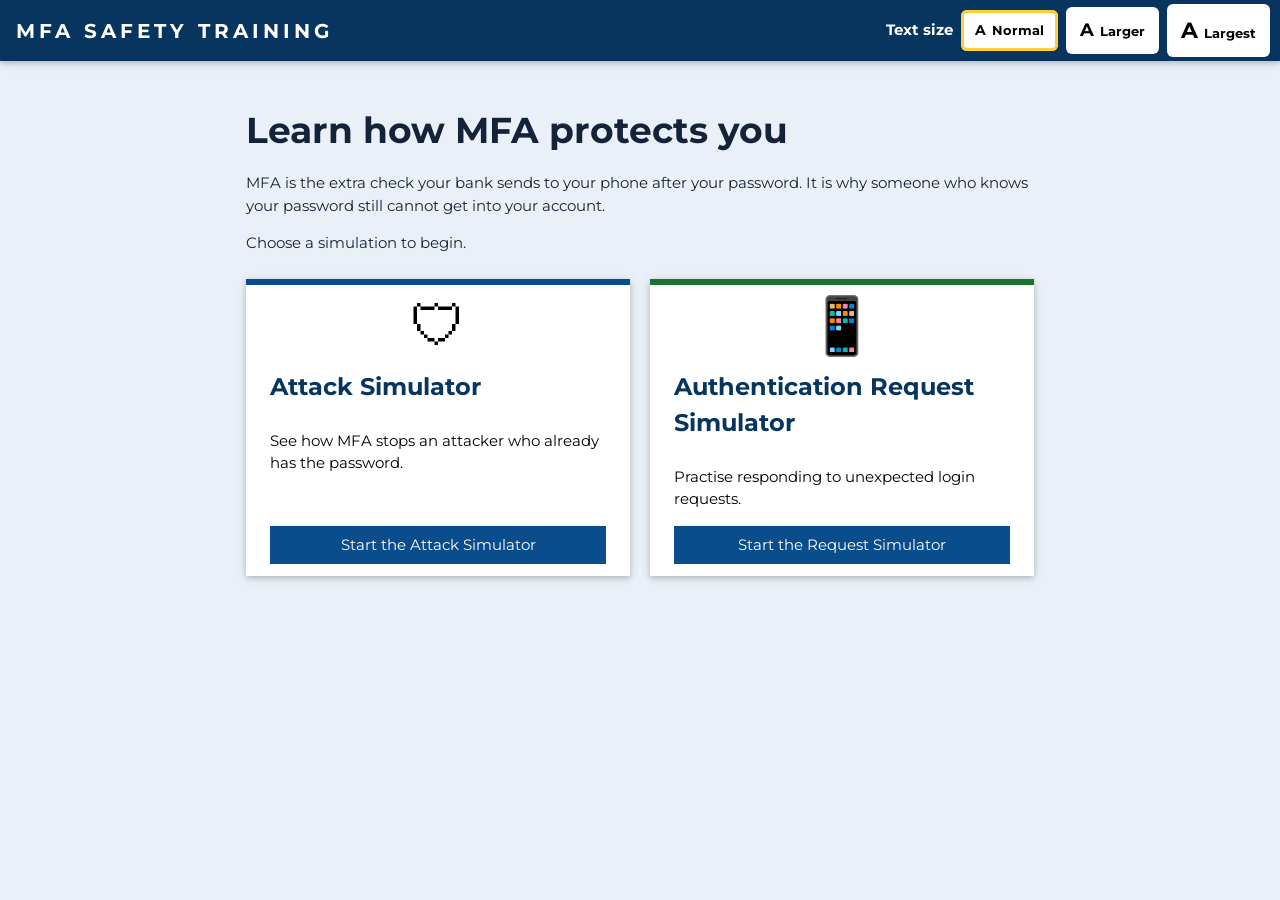
<file: index.html>
<!DOCTYPE html>
<html lang="en">
  <head>
    <meta charset="UTF-8">
    <meta name="viewport" content="width=device-width, initial-scale=1.0">
    <title>MFA Safety Training</title>
    <link rel="stylesheet" href="w3.css">
    <link rel="stylesheet" href="base.css">
    <meta name="description" content="Two hands-on simulators that show how multi-factor authentication stops someone who already has your password.">
    <script src="accessibility.js"></script>
  </head>
  <body>
    <a class="skip-link" href="#main">Skip to the simulators</a>

    <header class="w3-bar w3-black w3-card">
      <span class="w3-bar-item w3-wide"><b>MFA SAFETY TRAINING</b></span>

      <div class="w3-bar-item w3-right text-size" data-text-size></div>
    </header>

    <main id="main" class="w3-content w3-container w3-padding-32" style="max-width:820px">
      <h1><b>Learn how MFA protects you</b></h1>

      <p>
        MFA is the extra check your bank sends to your phone after your password. It is why
        someone who knows your password still cannot get into your account.
      </p>

      <p>Choose a simulation to begin.</p>

      <div class="sim-cards">
        <div class="sim-card w3-card w3-white w3-padding-large">
          <p class="sim-icon" aria-hidden="true">&#128737;</p>

          <h3><b>Attack Simulator</b></h3>
          <p>See how MFA stops an attacker who already has the password.</p>

          <a class="w3-button w3-black w3-block" href="attack-info.html">
            Start the Attack Simulator
          </a>
        </div>

        <div class="sim-card w3-card w3-white w3-padding-large">
          <p class="sim-icon" aria-hidden="true">&#128241;</p>

          <h3><b>Authentication Request Simulator</b></h3>
          <p>Practise responding to unexpected login requests.</p>

          <a class="w3-button w3-black w3-block" href="mfa-info.html">
            Start the Request Simulator
          </a>
        </div>
      </div>

    </main>

  </body>
</html>
</file>
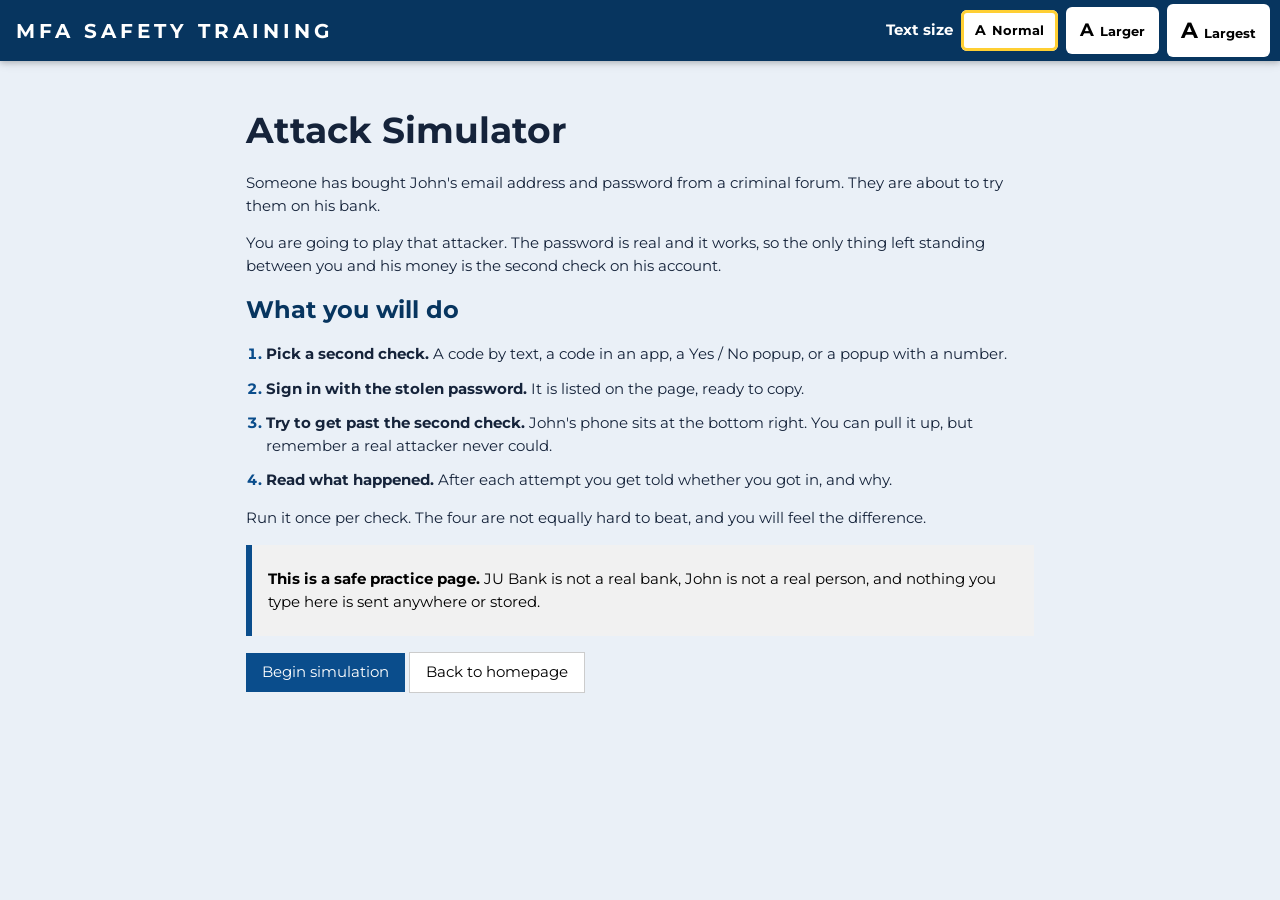
<file: attack-info.html>
<!DOCTYPE html>
<html lang="en">
  <head>
    <meta charset="UTF-8">
    <meta name="viewport" content="width=device-width, initial-scale=1.0">
    <title>Attack Simulator; before you start</title>
    <link rel="stylesheet" href="w3.css">
    <link rel="stylesheet" href="base.css">
    <meta name="description" content="Before you start: you play the attacker with a stolen password and meet the second check.">
    <script src="accessibility.js"></script>
  </head>
  <body>
    <a class="skip-link" href="#main">Skip to the briefing</a>

    <header class="w3-bar w3-black w3-card">
      <span class="w3-bar-item w3-wide"><b>MFA SAFETY TRAINING</b></span>

      <div class="w3-bar-item w3-right text-size" data-text-size></div>
    </header>

    <main id="main" class="w3-content w3-container w3-padding-32" style="max-width:820px">
      <h1><b>Attack Simulator</b></h1>

      <p>
        Someone has bought John's email address and password from a criminal forum. They are
        about to try them on his bank.
      </p>

      <p>
        You are going to play that attacker. The password is real and it works, so the only
        thing left standing between you and his money is the second check on his account.
      </p>

      <h3><b>What you will do</b></h3>

      <ol class="tutorial-steps">
        <li>
          <b>Pick a second check.</b>
          A code by text, a code in an app, a Yes / No popup, or a popup with a number.
        </li>
        <li>
          <b>Sign in with the stolen password.</b>
          It is listed on the page, ready to copy.
        </li>
        <li>
          <b>Try to get past the second check.</b>
          John's phone sits at the bottom right. You can pull it up, but remember a real
          attacker never could.
        </li>
        <li>
          <b>Read what happened.</b>
          After each attempt you get told whether you got in, and why.
        </li>
      </ol>

      <p>Run it once per check. The four are not equally hard to beat, and you will feel the difference.</p>

      <div class="w3-panel w3-light-grey w3-leftbar w3-border-black w3-padding">
        <p>
          <b>This is a safe practice page.</b>
          JU Bank is not a real bank, John is not a real person, and nothing you type here is
          sent anywhere or stored.
        </p>
      </div>

      <p>
        <a class="w3-button w3-black" href="attack-simulator.html">Begin simulation</a>
        <a class="w3-button w3-white w3-border" href="index.html">Back to homepage</a>
      </p>

    </main>

  </body>
</html>
</file>
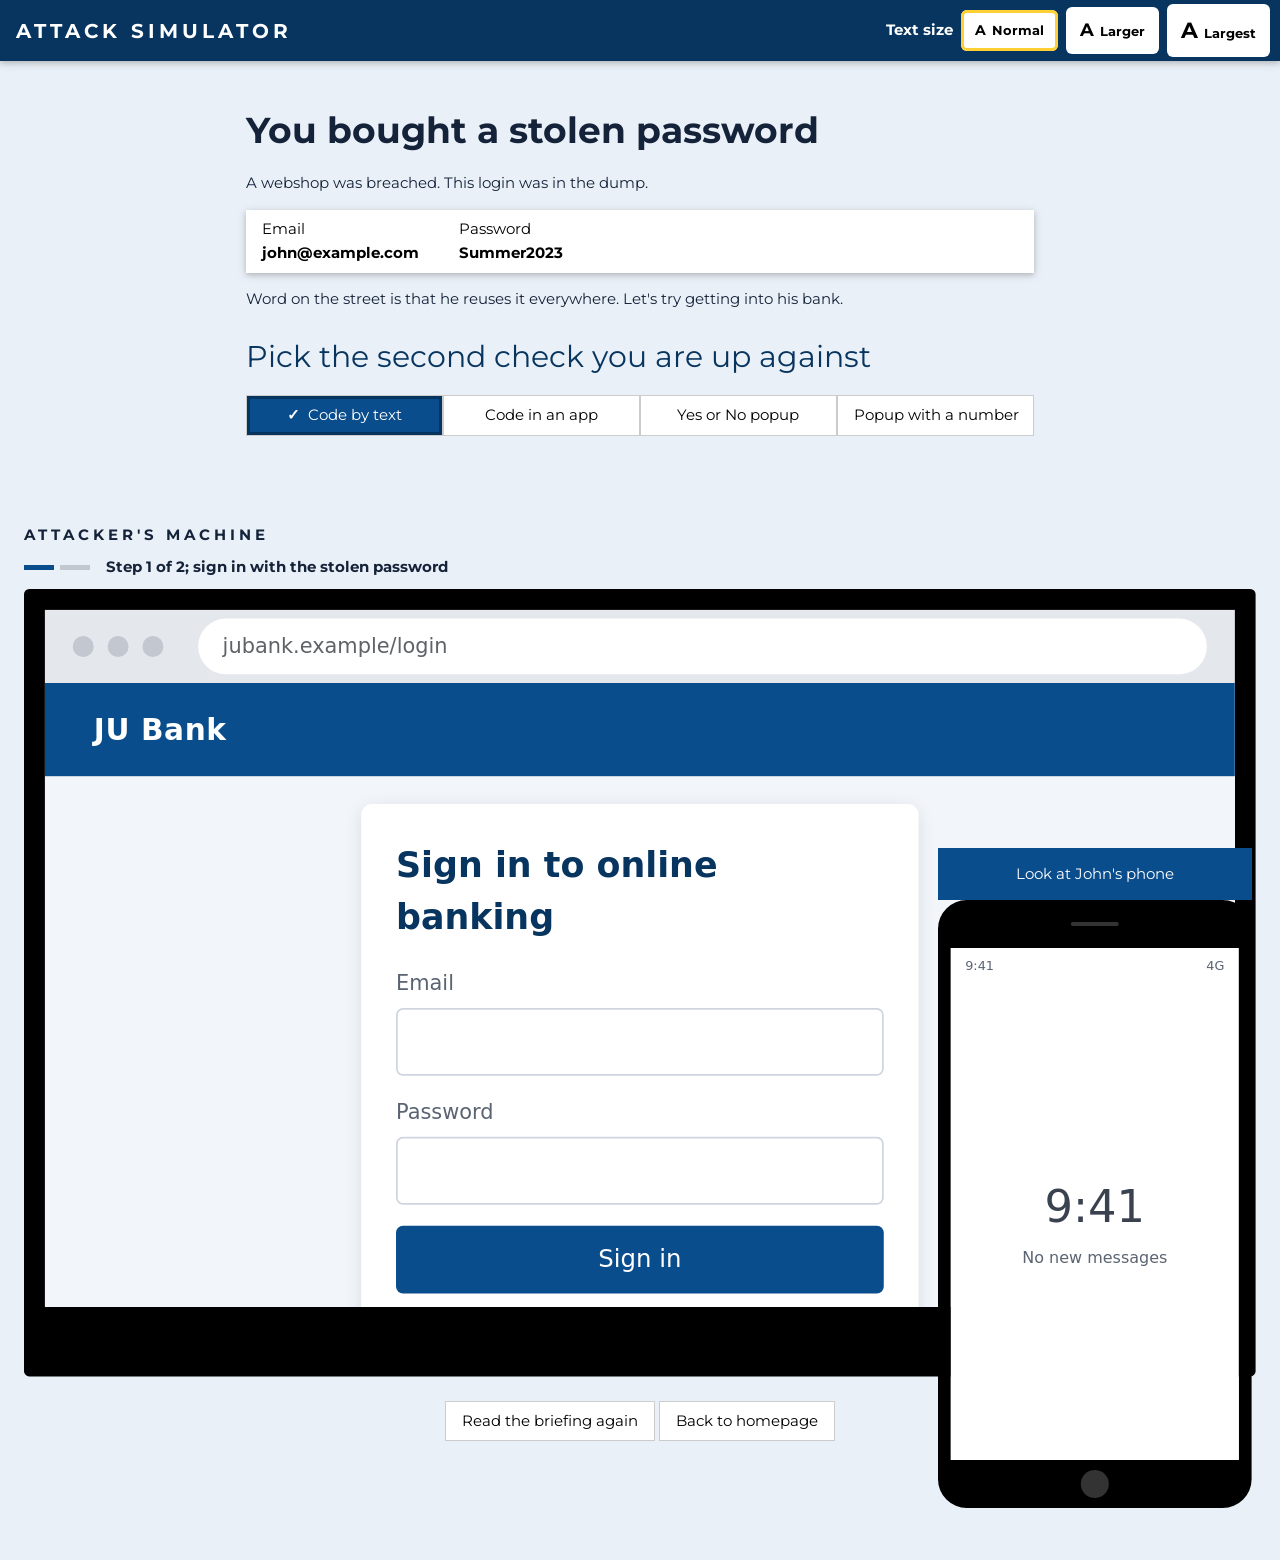
<file: attack-simulator.html>
<!DOCTYPE html>
<html lang="en">
  <head>
    <meta charset="UTF-8">
    <meta name="viewport" content="width=device-width, initial-scale=1.0">
    <title>Attack Simulator</title>
    <link rel="stylesheet" href="w3.css">
    <link rel="stylesheet" href="base.css">
    <link rel="stylesheet" href="attack-sim.css">
    <meta name="description" content="Play the attacker: see why a stolen password alone is not enough, and which second check actually stops you.">
    <script src="accessibility.js"></script>
  </head>
  <body>
    <a class="skip-link" href="#main">Skip to the simulation</a>

    <header class="w3-bar w3-black w3-card">
      <span class="w3-bar-item w3-wide"><b>ATTACK SIMULATOR</b></span>

      <div class="w3-bar-item w3-right text-size" data-text-size></div>
    </header>

    <main id="main">

    <div class="w3-content w3-container w3-padding-32" style="max-width:820px">
      <div>
        <h1><b>You bought a stolen password</b></h1>
        <p>A webshop was breached. This login was in the dump.</p>

        <dl class="leaked-creds w3-card w3-white w3-padding">
          <div>
            <dt>Email</dt>
            <dd>john@example.com</dd>
          </div>
          <div>
            <dt>Password</dt>
            <dd>Summer2023</dd>
          </div>
        </dl>

        <p>Word on the street is that he reuses it everywhere. Let's try getting into his bank.</p>
      </div>

      <h2 class="picker-label">Pick the second check you are up against</h2>

      <div class="mfa-picker w3-row w3-padding-16" role="group" aria-label="Second check to attack">
        <div class="w3-quarter">
          <button type="button" class="w3-button w3-block w3-black w3-border" data-mfa="text" aria-pressed="true">
            Code by text
          </button>
        </div>
        <div class="w3-quarter">
          <button type="button" class="w3-button w3-block w3-white w3-border" data-mfa="app" aria-pressed="false">
            Code in an app
          </button>
        </div>
        <div class="w3-quarter">
          <button type="button" class="w3-button w3-block w3-white w3-border" data-mfa="popup" aria-pressed="false">
            Yes or No popup
          </button>
        </div>
        <div class="w3-quarter">
          <button type="button" class="w3-button w3-block w3-white w3-border" data-mfa="match" aria-pressed="false">
            Popup with a number
          </button>
        </div>
      </div>
    </div>

    <div class="stage">
      <div class="device">
        <p class="device-label w3-wide"><b>ATTACKER'S MACHINE</b></p>

        <p class="steps">
          <span class="step-bar" data-step="1"></span>
          <span class="step-bar" data-step="2"></span>
          <b class="step-label" id="step-label" role="status"></b>
        </p>

        <div class="device-frame--laptop">
          <div class="laptop">
            <div class="content">
              <div class="browser">
                <div class="browser-bar">
                  <span class="dot"></span>
                  <span class="dot"></span>
                  <span class="dot"></span>
                  <div class="url-bar">jubank.example/login</div>
                </div>

                <div class="browser-page">
                  <div class="bank-header">JU Bank</div>

                  <form class="login-card" id="login-form">
                    <h2>Sign in to online banking</h2>

                    <label for="email">Email</label>
                    <input type="email" id="email" value="" autocomplete="off">

                    <label for="password">Password</label>
                    <input type="password" id="password" value="" autocomplete="off">

                    <button type="submit">Sign in</button>
                    <p class="fine-print">Forgot your password?</p>
                    <p class="form-error" id="login-error" role="alert" hidden></p>
                  </form>

                  <form class="login-card" id="code-form" hidden>
                    <h2>One more check</h2>
                    <p class="form-note" id="code-note"></p>

                    <label for="code">Verification code</label>
                    <input type="text" id="code" inputmode="numeric" maxlength="6" autocomplete="off">

                    <button type="submit">Continue</button>
                    <p class="form-error" id="code-error" role="alert" hidden></p>
                  </form>

                  <div class="login-card" id="wait-card" hidden>
                    <h2>One more check</h2>
                    <p class="form-note" id="wait-note"></p>

                    <p class="wait-status">Waiting for him to answer...</p>

                    <div class="match-number" id="match-box" hidden>
                      <p class="match-label">Number to match</p>
                      <p class="match-value" id="match-number"></p>
                    </div>

                    <div class="attack-extra">
                      <p class="form-note" id="fatigue-note">
                        He has not answered. You can keep asking.
                      </p>
                      <button type="button" id="send-again">Send another request</button>
                    </div>
                  </div>

                  <div class="login-card" id="result-card" hidden>
                    <h2 id="result-title"></h2>
                    <p class="form-note" id="result-text"></p>
                  </div>

                  <div class="login-card" id="account-card" hidden>
                    <p class="account-owner">John Doe</p>
                    <h2>Current account</h2>
                    <p class="account-number">NL24 JUBA 0417 8829 61</p>

                    <p class="account-balance" id="account-balance">&euro;4,820.15</p>

                    <div class="account-actions">
                      <button type="button" id="transfer">Transfer money</button>
                      <button type="button" id="statements">View statements</button>
                    </div>

                    <p class="account-done" id="account-done" hidden></p>
                  </div>
                </div>
              </div>
            </div>
          </div>
        </div>

        <div class="outcome w3-card w3-white w3-padding-large" id="outcome" hidden>
          <h3 id="outcome-title" tabindex="-1"></h3>
          <p id="outcome-text"></p>

          <div class="remember w3-light-grey w3-padding w3-leftbar w3-border-black">
            <p class="remember-label w3-wide"><b>REMEMBER THIS</b></p>
            <p id="outcome-lesson"></p>
          </div>

          <p>
            <button type="button" class="w3-button w3-black" id="restart">Try again</button>
            <button type="button" class="w3-button w3-white w3-border" id="try-other">
              Try a different check
            </button>
            <a class="w3-button w3-white w3-border" href="mfa-info.html">
              Now practise saying no
            </a>
          </p>
        </div>

        <p class="w3-center">
          <a class="w3-button w3-white w3-border" href="attack-info.html">Read the briefing again</a>
          <a class="w3-button w3-white w3-border" href="index.html">Back to homepage</a>
        </p>
      </div>
    </div>

    </main>

    <div class="phone-dock" id="phone-dock">
      <button type="button" class="phone-toggle w3-button w3-black w3-block"
              id="phone-toggle" aria-expanded="false">
        <b>Look at John's phone</b>
      </button>

      <div class="device-frame--phone">
        <div class="smartphone">
          <div class="content">
            <div class="phone">
              <div class="phone-screen" id="phone-screen">
                <div class="phone-status">
                  <span>9:41</span>
                  <span>4G</span>
                </div>

                <div class="phone-idle" id="phone-idle">
                  <p class="phone-clock">9:41</p>
                  <p>No new messages</p>
                </div>

                <div class="phone-sms" id="phone-sms" hidden>
                  <div class="sms-header">JU Bank</div>

                  <div class="sms-thread">
                    <div class="sms-bubble">
                      <p>
                        Your JU Bank verification code is
                        <span id="sms-code"></span>. Never share this code with anyone.
                      </p>
                      <span class="sms-time">now</span>
                    </div>

                    <p class="phone-footnote">
                      This number was sent to John's phone. The hacker's screen never sees it.
                    </p>
                  </div>
                </div>

                <div class="phone-app" id="phone-app" hidden>
                  <div class="app-card">
                    <p class="app-name">Safety app &middot; JU Bank</p>
                    <p class="app-code" id="app-code"></p>

                    <div class="app-countdown">
                      <span id="app-bar"></span>
                    </div>

                    <p class="app-note">
                      Changes again in <span id="app-seconds"></span> seconds
                    </p>
                  </div>

                  <p class="phone-footnote">
                    This number is made on his phone and keeps changing. There is no text for a
                    hacker to grab.
                  </p>
                </div>

                <div class="phone-push" id="phone-push" hidden>
                  <p class="push-count" id="push-count" hidden></p>

                  <div class="push-card">
                    <p class="push-from">JU Bank <span>now</span></p>
                    <p class="push-title">Are you trying to sign in?</p>
                    <p class="push-sub" id="push-sub"></p>

                    <ul class="push-facts">
                      <li>Kyiv, Ukraine</li>
                      <li>A Windows computer</li>
                      <li class="push-warn">Not your usual device</li>
                    </ul>

                    <div class="push-actions" id="push-plain" hidden>
                      <button type="button" id="push-deny">No, that's not me</button>
                      <button type="button" id="push-allow">Yes, allow it</button>
                    </div>

                    <div class="number-choices" id="number-choices" hidden></div>

                    <div class="push-actions" id="push-match" hidden>
                      <button type="button" id="match-deny">None of these, it is not me</button>
                    </div>
                  </div>

                  <p class="phone-footnote" id="push-footnote"></p>
                </div>
              </div>
            </div>
          </div>
        </div>
      </div>
    </div>

    <script src="index.js"></script>

  </body>
</html>
</file>
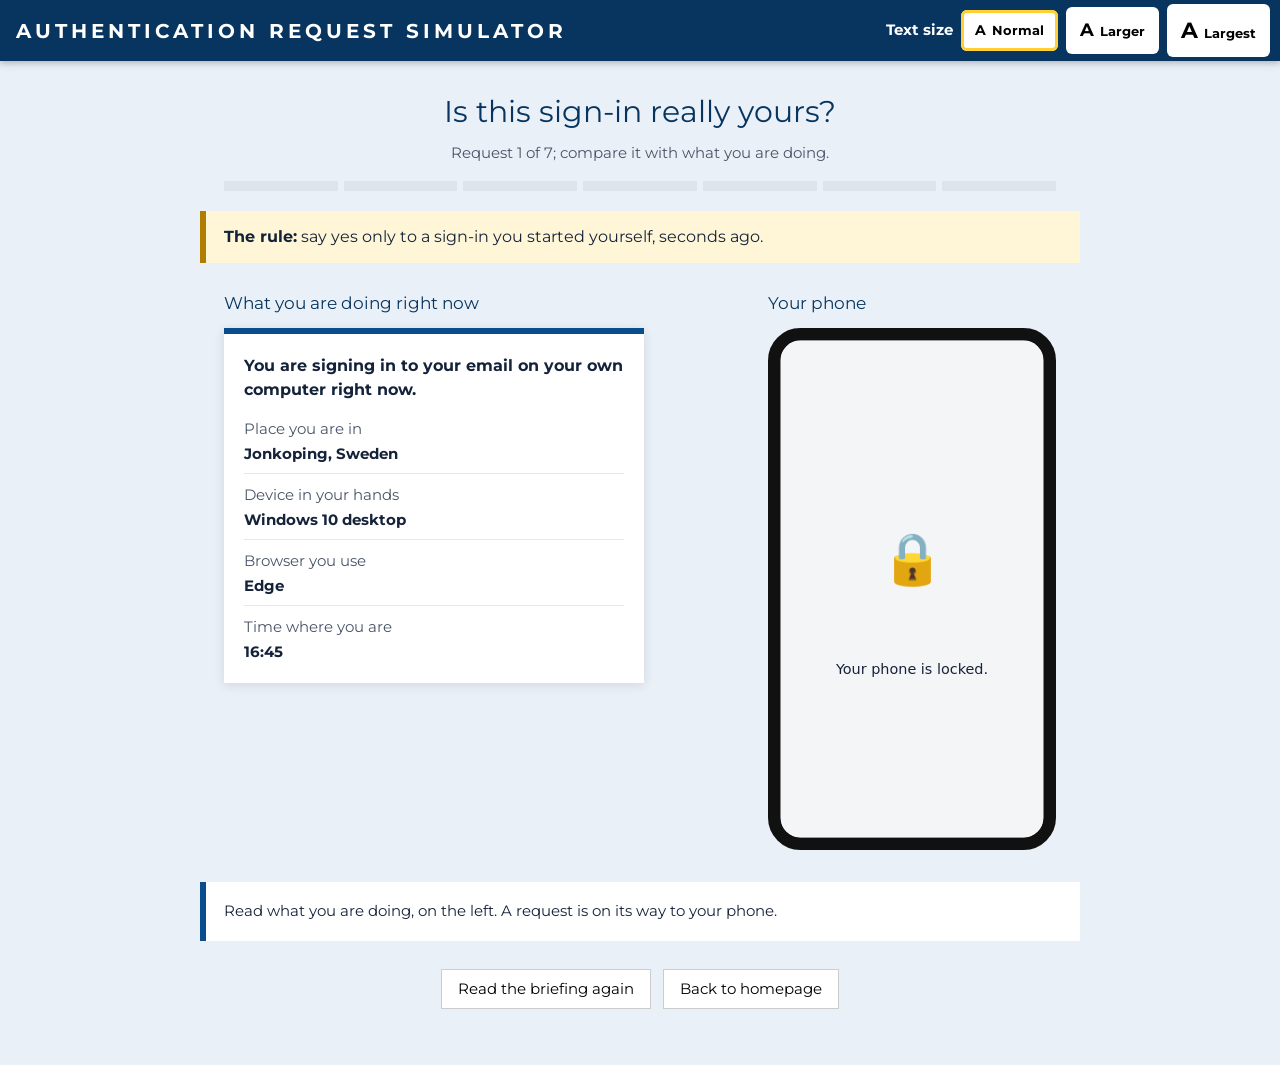
<file: auth-request-sim.html>
<!DOCTYPE html>
<html lang="en">
<head>
<meta charset="UTF-8">
<meta name="viewport" content="width=device-width, initial-scale=1.0">
<title>Authentication Request Simulator</title>
<meta name="description" content="Practise telling a sign-in request you started from one an attacker sent to your phone.">
<link rel="stylesheet" href="w3.css">
<link rel="stylesheet" href="base.css">
<link rel="stylesheet" href="auth-sim.css">
<script src="accessibility.js"></script>
</head>
<body>

<header class="w3-bar w3-black w3-card">
  <span class="w3-bar-item w3-wide"><b>AUTHENTICATION REQUEST SIMULATOR</b></span>

  <div class="w3-bar-item w3-right text-size" data-text-size></div>
</header>

<a class="skip-link" href="#main">Skip to the training</a>

<main id="main">

<div class="hero">
  <h1>Is this sign-in really yours?</h1>
  <p id="hero-sub">Read the request carefully.</p>
</div>

<div class="steps">
  <span class="step-bars" id="step-bars" role="img" aria-label="No requests answered yet"></span>
</div>

<p class="rule">
  <b>The rule:</b> say yes only to a sign-in you started yourself, seconds ago.
</p>

<div class="stage" id="stage">
  <section class="context">
    <h2 class="panel-title">What you are doing right now</h2>
    <div class="context-card">
      <p class="context-activity" id="cActivity">&mdash;</p>
      <dl class="detail-list">
        <div class="detail-row">
          <dt>Place you are in</dt>
          <dd id="cLoc">&mdash;</dd>
        </div>
        <div class="detail-row">
          <dt>Device in your hands</dt>
          <dd id="cDev">&mdash;</dd>
        </div>
        <div class="detail-row">
          <dt>Browser you use</dt>
          <dd id="cBrowser">&mdash;</dd>
        </div>
        <div class="detail-row">
          <dt>Time where you are</dt>
          <dd id="cTime">&mdash;</dd>
        </div>
      </dl>
    </div>
  </section>

  <section class="phone-wrap">
    <h2 class="panel-title">Your phone</h2>
    <div class="phone-frame">
      <div class="phone">
        <div class="screen">
          <div id="pIdle" class="pane">
            <p class="icon" aria-hidden="true">&#128274;</p>
            <p>Your phone is locked.</p>
          </div>

          <div id="pNotif" class="pane hidden">
            <div class="notif">
              <h3 class="notif-head" id="notifTitle" tabindex="-1">Approve this sign-in?</h3>
              <p class="notif-warning hidden" id="nRepeat"></p>
              <dl class="detail-list">
                <div class="detail-row">
                  <dt>Account</dt>
                  <dd id="nUser">&mdash;</dd>
                </div>
                <div class="detail-row">
                  <dt>Place</dt>
                  <dd id="nLoc">&mdash;</dd>
                </div>
                <div class="detail-row">
                  <dt>Device</dt>
                  <dd id="nDev">&mdash;</dd>
                </div>
                <div class="detail-row">
                  <dt>Browser</dt>
                  <dd id="nBrowser">&mdash;</dd>
                </div>
                <div class="detail-row">
                  <dt>Time</dt>
                  <dd id="nTime">&mdash;</dd>
                </div>
              </dl>
              <div class="row">
                <button type="button" class="btn deny" id="denyBtn">No, not me</button>
                <button type="button" class="btn green" id="approveBtn">Yes, it is me</button>
              </div>
            </div>
          </div>

          <div id="pResult" class="pane pane-top hidden">
            <div class="notif result">
              <p class="icon" id="rIcon" aria-hidden="true"></p>
              <h3 id="rTitle" tabindex="-1"></h3>
              <p id="rText"></p>
            </div>
          </div>
        </div>
      </div>
    </div>
  </section>
</div>

<div class="feedback" id="feedbackBlock">
  <p class="feedback-text" id="feedback" role="status" aria-live="polite">Read what you are doing, then wait for the request.</p>
  <button type="button" class="btn blue hidden" id="nextBtn">Next request</button>
</div>

<div class="summary hidden" id="summary">
  <h2 id="summaryTitle" tabindex="-1">Training complete</h2>
  <div class="score" id="score">0 / 7</div>
  <div class="verdict" id="verdict">—</div>
  <ul id="list"></ul>

  <div class="takeaway">
    <h3>What to do in real life</h3>
    <ul>
      <li>Say yes only to a sign-in you started yourself, seconds ago.</li>
      <li>Your own city and your own kind of device prove nothing. If you did not start it, it is not yours.</li>
      <li>If requests keep arriving, say no every time and change your password straight away. Somebody already has the old one.</li>
      <li>Nobody who telephones you needs your code. Not your bank, not the police, not support.</li>
    </ul>
  </div>

  <p class="summary-actions">
    <button type="button" class="btn blue" id="restartBtn">Practise again</button>
    <a class="w3-button w3-white w3-border" href="attack-info.html">Try the Attack Simulator</a>
  </p>
</div>

</main>

<p class="page-foot">
  <a class="w3-button w3-white w3-border" href="mfa-info.html">Read the briefing again</a>
  <a class="w3-button w3-white w3-border" href="index.html">Back to homepage</a>
</p>

<script src="script.js"></script>
</body>
</html>
</file>
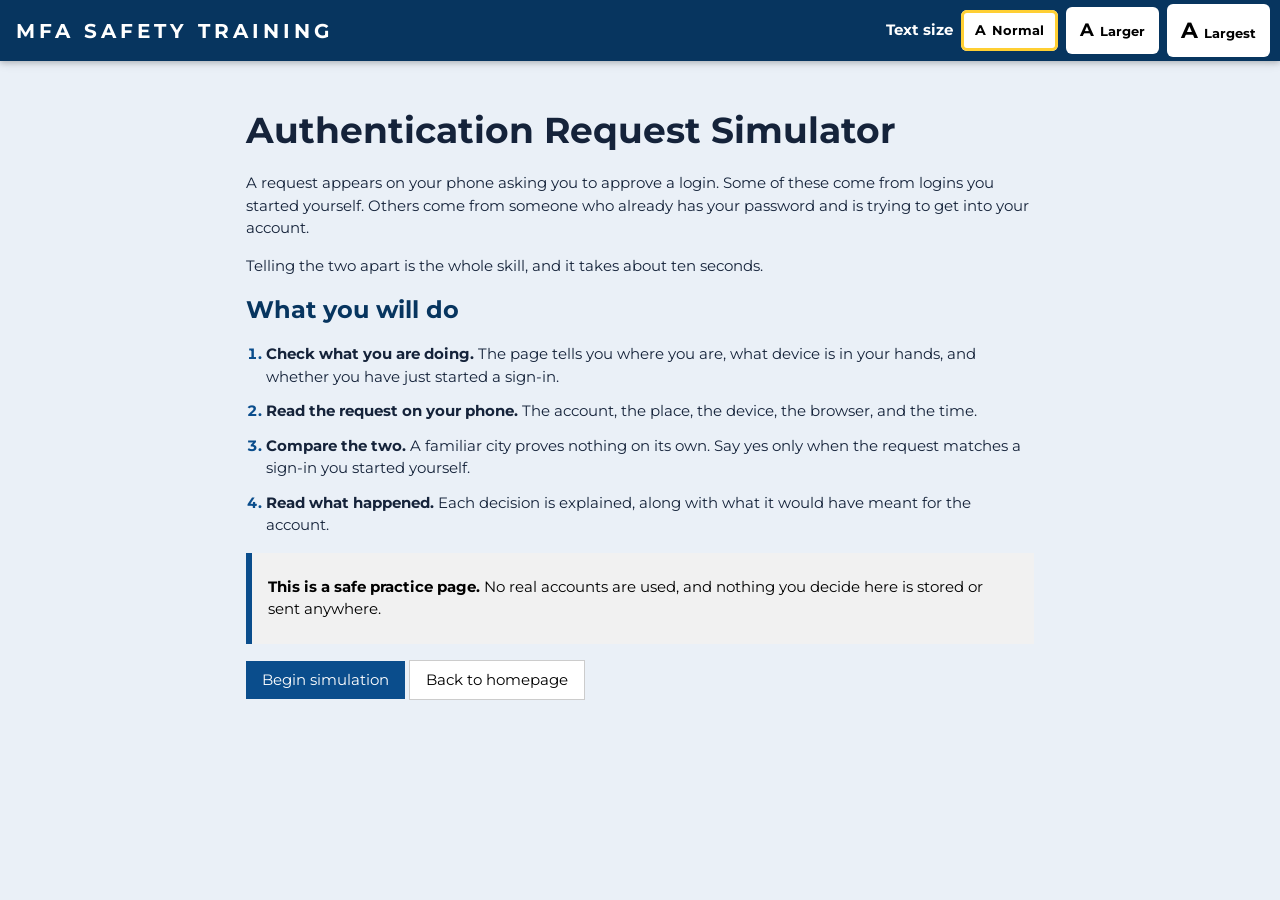
<file: mfa-info.html>
<!DOCTYPE html>
<html lang="en">
  <head>
    <meta charset="UTF-8">
    <meta name="viewport" content="width=device-width, initial-scale=1.0">
    <title>Authentication Request Simulator; before you start</title>
    <link rel="stylesheet" href="w3.css">
    <link rel="stylesheet" href="base.css">
    <meta name="description" content="Before you start: how to tell a sign-in request you started from one an attacker sent.">
    <script src="accessibility.js"></script>
  </head>
  <body>
    <a class="skip-link" href="#main">Skip to the briefing</a>

    <header class="w3-bar w3-black w3-card">
      <span class="w3-bar-item w3-wide"><b>MFA SAFETY TRAINING</b></span>

      <div class="w3-bar-item w3-right text-size" data-text-size></div>
    </header>

    <main id="main" class="w3-content w3-container w3-padding-32" style="max-width:820px">
      <h1><b>Authentication Request Simulator</b></h1>

      <p>
        A request appears on your phone asking you to approve a login. Some of these come from
        logins you started yourself. Others come from someone who already has your password and
        is trying to get into your account.
      </p>

      <p>Telling the two apart is the whole skill, and it takes about ten seconds.</p>

      <h3><b>What you will do</b></h3>

      <ol class="tutorial-steps">
        <li>
          <b>Check what you are doing.</b>
          The page tells you where you are, what device is in your hands, and whether you
          have just started a sign-in.
        </li>
        <li>
          <b>Read the request on your phone.</b>
          The account, the place, the device, the browser, and the time.
        </li>
        <li>
          <b>Compare the two.</b>
          A familiar city proves nothing on its own. Say yes only when the request matches a
          sign-in you started yourself.
        </li>
        <li>
          <b>Read what happened.</b>
          Each decision is explained, along with what it would have meant for the account.
        </li>
      </ol>

      <div class="w3-panel w3-light-grey w3-leftbar w3-border-black w3-padding">
        <p>
          <b>This is a safe practice page.</b>
          No real accounts are used, and nothing you decide here is stored or sent anywhere.
        </p>
      </div>

      <p>
        <a class="w3-button w3-black" href="auth-request-sim.html">Begin simulation</a>
        <a class="w3-button w3-white w3-border" href="index.html">Back to homepage</a>
      </p>

    </main>

  </body>
</html>
</file>
<file: base.css>
@font-face {
  font-family: "Montserrat";
  font-style: normal;
  font-weight: 400 700;
  font-display: swap;
  src: url(montserrat-latin.woff2) format("woff2");
}

:root {
  --text-scale: 1;
  --ink: #15233a;
  --accent: #0a4d8c;
  --accent-dark: #07355f;
  --surface: #ffffff;
  --page: #eaf0f7;
  --good: #19742f;
  --bad: #c0392b;
  --warn: #7a5f00;
}

body, h1, h2, h3, h4, h5, h6 {
  font-family: "Montserrat", sans-serif;
}

body {
  margin: 0;
  font-size: calc(15px * var(--text-scale));
  color: var(--ink);
  background-color: var(--page);
}

[hidden],
.hidden {
  display: none !important;
}

:focus-visible {
  outline: 3px solid var(--accent-dark);
  outline-offset: 2px;
  box-shadow: 0 0 0 2px #fff;
}

.skip-link {
  position: absolute;
  left: -9999px;
  top: 0;
  z-index: 50;
  padding: 12px 20px;
  background: var(--surface);
  color: var(--accent-dark);
  font-weight: 700;
}

.skip-link:focus {
  left: 0;
}

.w3-bar.w3-black {
  background-color: var(--accent-dark) !important;
  display: flex;
  align-items: center;
  flex-wrap: wrap;
}

.w3-bar.w3-black .w3-bar-item:first-child {
  font-size: calc(20px * var(--text-scale));
}

.w3-bar .text-size {
  margin-left: auto;
  display: flex;
  align-items: center;
  gap: 8px;
  padding: 4px 10px;
}

.text-size-label {
  font-weight: 700;
}

.text-size button {
  display: flex;
  align-items: baseline;
  gap: 6px;
  padding: 10px 14px;
  font-weight: 700;
  border-radius: 6px;
}

.text-size-name {
  font-size: 13px;
}

.text-size button[data-text-scale="1"] .text-size-letter {
  font-size: 14px;
}

.text-size button[data-text-scale="1.25"] .text-size-letter {
  font-size: 18px;
}

.text-size button[data-text-scale="1.5"] .text-size-letter {
  font-size: 22px;
}

.text-size button[aria-pressed="true"] {
  outline: 3px solid #ffcf33;
  outline-offset: -3px;
}

h2, h3 {
  color: var(--accent-dark);
}

.w3-content h2 {
  font-size: calc(30px * var(--text-scale));
}

.w3-content h3 {
  font-size: calc(24px * var(--text-scale));
}

.w3-content .w3-button {
  font-size: calc(15px * var(--text-scale));
}

.w3-button.w3-black {
  background-color: var(--accent) !important;
}

.w3-button.w3-black:hover {
  background-color: var(--accent-dark) !important;
}

.w3-leftbar.w3-border-black {
  border-left-color: var(--accent) !important;
}

.sim-cards {
  display: flex;
  gap: 20px;
  flex-wrap: wrap;
  margin-top: 24px;
}

.sim-card {
  display: flex;
  flex-direction: column;
  flex: 1 1 280px;
  border-top: 6px solid var(--accent);
}

.sim-card:nth-child(2) {
  border-top-color: var(--good);
}

.sim-card h3 {
  margin-top: 0;
}

.sim-card .w3-button {
  margin-top: auto;
}

.sim-icon {
  margin: 0 0 16px;
  font-size: 56px;
  line-height: 1;
  text-align: center;
}

.tutorial-steps {
  padding-left: 20px;
}

.tutorial-steps li {
  margin-bottom: 12px;
}

.tutorial-steps li::marker {
  color: var(--accent);
  font-weight: 700;
}
</file>
<file: attack-sim.css>
.laptop,
.smartphone {
  box-sizing: content-box;
}

.picker-label {
  margin: 24px 0 0;
  font-size: calc(20px * var(--text-scale));
}

.mfa-picker button[aria-pressed="true"] {
  box-shadow: inset 0 0 0 3px var(--accent-dark);
}

.mfa-picker button[aria-pressed="true"]::before {
  content: "\2713\00a0";
  font-weight: 700;
}

.leaked-creds {
  display: flex;
  gap: 40px;
  flex-wrap: wrap;
}

.leaked-creds dd {
  margin: 2px 0 0;
  font-weight: bold;
}

.browser {
  display: flex;
  flex-direction: column;
  height: 100%;
  font-family: system-ui, -apple-system, "Segoe UI", sans-serif;
  font-size: calc(28px * var(--text-scale));
}

.browser-bar {
  display: flex;
  align-items: center;
  gap: 16px;
  padding: 0 32px;
  height: 84px;
  background-color: #e4e7ec;
}

.browser-bar .dot {
  width: 24px;
  height: 24px;
  border-radius: 50%;
  background-color: #c2c7d0;
}

.browser-bar .url-bar {
  flex: 1;
  margin-left: 24px;
  padding: 14px 28px;
  font-size: .857em;
  color: #5f6368;
  background-color: white;
  border-radius: 999px;
}

.browser-page {
  flex: 1;
  overflow-y: auto;
  background-color: #f2f5f9;
}

.bank-header {
  padding: 28px 56px;
  font-size: 1.214em;
  font-weight: 700;
  letter-spacing: .02em;
  color: white;
  background-color: #0a4d8c;
}

.login-card {
  box-sizing: border-box;
  width: 22.86em;
  max-width: 100%;
  margin: 32px auto;
  padding: 40px;
  background-color: white;
  border-radius: 12px;
  box-shadow: 0 4px 20px rgba(0, 0, 0, .1);
}

.login-card h1,
.login-card h2 {
  margin: 0 0 28px;
  font-family: inherit;
  font-size: 1.429em;
  font-weight: bold;
}

.login-card label {
  display: block;
  margin-bottom: 10px;
  font-size: .857em;
  color: #5a6472;
}

.login-card input {
  box-sizing: border-box;
  width: 100%;
  margin-bottom: 24px;
  padding: 16px 20px;
  font: inherit;
  border: 2px solid #cfd5df;
  border-radius: 8px;
}

.login-card input:focus {
  border-color: #0a4d8c;
}

.login-card button {
  width: 100%;
  padding: 18px;
  font: inherit;
  cursor: pointer;
  color: white;
  background-color: #0a4d8c;
  border: none;
  border-radius: 8px;
}

.login-card button:hover {
  background-color: #0c5ca6;
}

.login-card .fine-print {
  margin: 20px 0 0;
  font-size: .786em;
  text-align: center;
  color: #0a4d8c;
}

.laptop :focus-visible {
  outline-width: 5px;
}

.form-error {
  margin: 24px 0 0;
  color: #a3341f;
}

.attack-extra {
  margin-top: 32px;
  padding-top: 28px;
  border-top: 2px solid #cfd5df;
}

.account-owner {
  margin: 0;
  font-size: .786em;
  color: #5a6472;
}

.account-number {
  margin: 0 0 24px;
  font-size: .857em;
  color: #5a6472;
}

.account-balance {
  margin: 0 0 32px;
  font-size: 2em;
  font-weight: bold;
}

.account-actions {
  display: flex;
  gap: 16px;
}

.account-actions button {
  flex: 1;
  padding: 18px;
  font: inherit;
  cursor: pointer;
  color: white;
  background-color: #0a4d8c;
  border: none;
  border-radius: 8px;
}

.account-actions button:hover {
  background-color: #0c5ca6;
}

.account-done {
  margin: 24px 0 0;
  color: #a3341f;
}

.form-note {
  margin: 0 0 32px;
  color: #5a6472;
}

.wait-status {
  margin: 0 0 28px;
  color: #5a6472;
}

.match-number {
  padding: 20px;
  text-align: center;
  border: 2px solid #cfd5df;
}

.match-label {
  margin: 0;
  font-size: .714em;
  letter-spacing: .06em;
  text-transform: uppercase;
  color: #5a6472;
}

.match-value {
  margin: 8px 0 0;
  font-size: 2em;
  font-weight: bold;
}

.phone {
  display: flex;
  flex-direction: column;
  height: 100%;
  font-family: system-ui, -apple-system, "Segoe UI", sans-serif;
  font-size: 20px;
}

.phone-status {
  display: flex;
  justify-content: space-between;
  padding: 10px 18px;
  font-size: .8em;
  color: #5a6472;
}

.phone-screen {
  display: flex;
  flex-direction: column;
  flex: 1;
}

.phone-idle {
  display: flex;
  flex-direction: column;
  align-items: center;
  justify-content: center;
  flex: 1;
  color: #5a6472;
}

.phone-idle p {
  margin: 0;
}

.phone-idle .phone-clock {
  margin-bottom: 6px;
  font-size: 2.8em;
  font-weight: 200;
  color: #3a4250;
}

.phone-sms {
  display: flex;
  flex-direction: column;
  flex: 1;
}

.sms-header {
  padding: 14px 18px;
  font-weight: 700;
  text-align: center;
  border-bottom: 1px solid #dfe3ea;
}

.sms-thread {
  flex: 1;
  padding: 16px;
  background-color: #f4f5f7;
}

.sms-bubble {
  padding: 14px 16px;
  background-color: white;
  border-radius: 18px;
  box-shadow: 0 1px 3px rgba(0, 0, 0, .12);
}

.sms-bubble p {
  margin: 0;
  line-height: 1.4;
}

.sms-bubble #sms-code {
  font-weight: 700;
  letter-spacing: .08em;
}

.sms-time {
  display: block;
  margin-top: 8px;
  font-size: .75em;
  color: #5a6472;
}

.phone-footnote {
  margin: 20px 0 0;
  padding: 0 4px;
  font-size: .75em;
  line-height: 1.4;
  text-align: center;
  color: #5a6472;
}

.phone-app,
.phone-push {
  display: flex;
  flex-direction: column;
  flex: 1;
  padding: 16px;
  overflow-y: auto;
  background-color: #f4f5f7;
}

.sms-thread {
  overflow-y: auto;
}

.app-card {
  padding: 16px;
  background-color: white;
  border-radius: 14px;
}

.app-name {
  margin: 0;
  font-size: .75em;
  color: #5a6472;
}

.app-code {
  margin: 8px 0 0;
  font-size: 2em;
  font-weight: bold;
  letter-spacing: .06em;
}

.app-countdown {
  height: 6px;
  margin-top: 12px;
  background-color: #dfe3ea;
}

.app-countdown span {
  display: block;
  height: 100%;
  background-color: #0a4d8c;
}

.app-note {
  margin: 10px 0 0;
  font-size: .75em;
  color: #5a6472;
}

.push-card {
  padding: 16px;
  background-color: white;
  border-radius: 14px;
}

.push-from {
  display: flex;
  justify-content: space-between;
  margin: 0;
  font-size: .75em;
  font-weight: bold;
}

.push-from span {
  font-weight: normal;
  color: #5a6472;
}

.push-title {
  margin: 10px 0 0;
  font-weight: bold;
}

.push-sub {
  margin: 4px 0 0;
  font-size: .8em;
  color: #5a6472;
}

.push-count {
  margin: 0 0 10px;
  padding: 6px 10px;
  font-size: .75em;
  font-weight: bold;
  text-align: center;
  color: #a3341f;
  background-color: #fdecea;
}

.number-choices {
  display: flex;
  gap: 8px;
  margin-top: 14px;
}

.number-choices button {
  flex: 1;
  min-height: 60px;
  font: inherit;
  font-size: 1.2em;
  font-weight: bold;
  cursor: pointer;
}

.push-facts {
  margin: 0;
  padding: 0;
  list-style: none;
  font-size: .75em;
}

.push-facts li {
  margin-bottom: 5px;
  padding: 5px 8px;
  background-color: #f2f4f8;
}

.push-facts .push-warn {
  color: #a3341f;
  background-color: #fdecea;
}

.push-actions {
  display: flex;
  gap: 8px;
  margin-top: 14px;
}

.push-actions button {
  flex: 1;
  min-height: 60px;
  padding: 14px 6px;
  font: inherit;
  font-size: .85em;
  cursor: pointer;
}

/* The two devices side by side */
.stage {
  display: flex;
  gap: 56px;
  justify-content: center;
  align-items: flex-start;
  flex-wrap: wrap;
  padding: 40px 24px;
}

.device {
  display: flex;
  flex-direction: column;
  gap: 10px;
}

.device-label {
  margin: 0;
}

.steps {
  display: flex;
  align-items: center;
  gap: 6px;
  margin: 0;
}

.step-bar {
  width: 30px;
  height: 5px;
  background-color: #c2c7d0;
}

.step-bar.on {
  background-color: var(--accent);
}

.step-label {
  margin-left: 10px;
}

.outcome {
  max-width: calc(1414px * var(--laptop-scale));
  margin-top: 24px;
}

.remember {
  margin-top: 20px;
}

.remember .remember-label {
  margin: 0 0 6px;
  font-size: 13px;
}

.remember #outcome-lesson {
  margin: 0;
  font-weight: bold;
}

:root {
  --laptop-scale: .8;
  --phone-scale: min(calc(.8 * var(--text-scale)), 1.15);
}

body:has(.phone-dock) {
  padding-bottom: 64px;
}

.outcome h3 {
  font-size: calc(24px * var(--text-scale));
  color: inherit;
}

.outcome .w3-button {
  font-size: calc(15px * var(--text-scale));
}

.device-frame--laptop {
  width: calc(1414px * var(--laptop-scale));
  height: calc(904px * var(--laptop-scale));
}

.device-frame--phone {
  width: calc(392px * var(--phone-scale));
  height: calc(760px * var(--phone-scale) + 48px);
}

.phone-dock {
  position: fixed;
  right: 28px;
  bottom: 0;
  z-index: 20;
  width: calc(392px * var(--phone-scale));
  transform: translateY(calc(100% - 52px));
  transition: transform .35s ease;
}

.phone-dock.up {
  transform: translateY(0);
}

.phone-toggle {
  min-height: 52px;
  white-space: normal;
}

@media (prefers-reduced-motion: reduce) {
  .phone-dock {
    transition: none;
  }
}

/*
* From https://www.w3schools.com/HOWTO/howto_css_devices.asp
*/

/* The device with borders */
.smartphone {
  position: relative;
  width: 360px;
  height: 640px;
  margin: 0;
  border: 16px black solid;
  border-top-width: 60px;
  border-bottom-width: 60px;
  border-radius: 36px;
  -webkit-transform-origin: 0 0;
  transform-origin: 0 0;
  -webkit-transform: scale(var(--phone-scale));
  transform: scale(var(--phone-scale));
}

/* The horizontal line on the top of the device */
.smartphone:before {
  content: '';
  display: block;
  width: 60px;
  height: 5px;
  position: absolute;
  top: -30px;
  left: 50%;
  transform: translate(-50%, -50%);
  background: #333;
  border-radius: 10px;
}

/* The circle on the bottom of the device */
.smartphone:after {
  content: '';
  display: block;
  width: 35px;
  height: 35px;
  position: absolute;
  left: 50%;
  bottom: -65px;
  transform: translate(-50%, -50%);
  background: #333;
  border-radius: 50%;
}

/* The screen (or content) of the device */
.smartphone .content {
  width: 360px;
  height: 640px;
  background: white;
}

/* The laptop with borders */
.laptop {
  -webkit-transform-origin: 0 0;
  transform-origin: 0 0;
  -webkit-transform: scale(var(--laptop-scale));
  transform: scale(var(--laptop-scale));
  position: relative;
  width: 1366px;
  height: 800px;
  border-radius: 6px;
  border-style: solid;
  border-color: black;
  border-width: 24px 24px 80px;
  background-color: black;
}

/* The screen (or content) of the device */
.laptop .content {
  width: 1366px;
  height: 800px;
  overflow: hidden;
  border: none;
  background-color: white;
}

/*
* End of code from https://www.w3schools.com/HOWTO/howto_css_devices.asp
*/

@media (max-height: 1000px) {
  :root {
    --phone-scale: min(calc(.8 * var(--text-scale)), 1);
  }
}

@media (max-height: 900px) {
  :root {
    --phone-scale: min(calc(.8 * var(--text-scale)), .95);
  }
}

@media (max-width: 520px) {
  :root {
    --phone-scale: min(calc(.8 * var(--text-scale)), .85);
  }
}
</file>
<file: auth-sim.css>
:root {
  --phone-scale: calc(.9 * var(--text-scale));
  --col: 880px;
  --gutter: 24px;
}

.hero,
.steps,
.rule,
.stage,
.feedback,
.summary,
.page-foot {
  max-width: var(--col);
  margin-inline: auto;
  padding-inline: var(--gutter);
}

.hero {
  text-align: center;
  padding-block: 28px 16px;
}

.hero h1 {
  margin: 0 0 8px;
  font-size: calc(30px * var(--text-scale));
  color: var(--accent-dark);
}

.hero p {
  margin: 0;
  color: #4a5568;
  font-size: calc(15px * var(--text-scale));
}

.rule {
  margin-block: 0 24px;
  padding-block: 14px;
  background: #fff6d8;
  box-shadow: inset 6px 0 0 #b07d00;
  font-size: calc(16px * var(--text-scale));
}

.steps {
  margin-block: 0 20px;
}

.step-bars {
  display: flex;
  gap: 6px;
}

.step-bar {
  flex: 1;
  height: 10px;
  background-color: #dfe3ea;
}

.step-bar.on {
  background-color: var(--accent);
}

.step-bar.right {
  background-color: var(--good);
}

.step-bar.wrong {
  background-color: var(--bad);
  background-image: repeating-linear-gradient(135deg, rgba(255, 255, 255, .45) 0 4px, transparent 4px 9px);
}

.stage {
  display: grid;
  grid-template-columns: minmax(0, 420px) auto;
  justify-content: space-between;
  align-items: start;
  gap: 32px;
  padding-block: 4px 32px;
}

.phone-wrap,
.context {
  display: flex;
  flex-direction: column;
  gap: 12px;
}



.panel-title {
  margin: 0;
  font-size: calc(17px * var(--text-scale));
  color: var(--accent-dark);
}

.context-card {
  padding: 20px;
  background: var(--surface);
  border-top: 6px solid var(--accent);
  box-shadow: 0 2px 10px rgba(21, 35, 58, .12);
}

.context-activity {
  margin: 0 0 16px;
  font-weight: 700;
  font-size: calc(16px * var(--text-scale));
}

.detail-list {
  display: flex;
  flex-direction: column;
  gap: 10px;
  margin: 0;
}

.detail-row {
  padding-bottom: 8px;
  border-bottom: 1px solid #e3e9f1;
  text-align: left;
}

.detail-row:last-child {
  padding-bottom: 0;
  border-bottom: none;
}

.detail-row dt {
  color: #4a5568;
}

.detail-row dd {
  margin: 2px 0 0;
  font-weight: 700;
}

.phone {
  display: flex;
  flex-direction: column;
  width: 320px;
  height: 580px;
  border: 14px solid #111;
  border-radius: 36px;
  overflow: hidden;
  background: #fff;
  font-family: system-ui, -apple-system, "Segoe UI", sans-serif;
  font-size: 16px;
  transform: scale(var(--phone-scale));
  transform-origin: 0 0;
}

.phone .screen {
  flex: 1;
  display: flex;
  flex-direction: column;
  background: #f4f5f7;
  overflow: hidden;
}

.pane {
  flex: 1;
  display: flex;
  flex-direction: column;
  align-items: center;
  justify-content: center;
  gap: 10px;
  padding: 24px;
  text-align: center;
}

.pane-top {
  justify-content: flex-start;
}

.notif.result {
  align-items: center;
  text-align: center;
  gap: 4px;
}

.notif.result .icon {
  font-size: 40px;
  margin: 0 0 4px;
}

.notif.result h3 {
  margin: 0;
}

.notif.result p {
  margin: 0;
  font-size: .9em;
}

.pane h3 { margin: 0; }

.icon { font-size: 56px; line-height: 1; }

.btn {
  padding: 12px 18px;
  font: inherit;
  font-weight: 600;
  border: none;
  cursor: pointer;
  color: #fff !important;
  background: #0a4d8c !important;
}

.btn:hover { filter: brightness(1.1) !important; }

.btn.green { background: var(--good) !important; }

.btn.blue  { background: #0a4d8c !important; }

.btn.deny  { background: var(--bad) !important; }

.notif {
  width: 100%;
  padding: 18px;
  background: #fff;
  border-radius: 14px;
  box-shadow: 0 4px 20px rgba(0,0,0,.12);
  text-align: left;
  display: flex;
  flex-direction: column;
  gap: 6px;
}

.notif-head {
  margin: 0 0 4px;
  font-size: 1em;
  font-weight: 700;
  color: var(--accent);
}

.notif-head:focus-visible {
  outline: 3px solid var(--accent);
  outline-offset: 2px;
}

.notif-warning {
  margin: 0 0 6px;
  padding: 6px 8px;
  background: #fdeaea;
  color: #8c2b1f;
  font-weight: 700;
  font-size: .85em;
}

.notif .detail-list { font-size: .9em; }

.notif .row {
  display: flex;
  flex-wrap: wrap;
  gap: 10px;
  margin-top: 14px;
}

.notif .row .btn {
  flex: 1 1 auto;
  padding: 12px 10px;
}

.phone-frame {
  width: calc(320px * var(--phone-scale));
  height: calc(580px * var(--phone-scale));
}

.green { color: var(--good); }

.red   { color: var(--bad); }

.amber { color: var(--warn); }

.feedback {
  display: flex;
  flex-direction: column;
  align-items: flex-start;
  gap: 16px;
  margin-block: 0 28px;
  padding-block: 18px;
  background: var(--surface);
  box-shadow: inset 6px 0 0 var(--accent);
}

.feedback.correct { box-shadow: inset 6px 0 0 var(--good); }

.feedback.wrong { box-shadow: inset 6px 0 0 var(--bad); }

.feedback-text {
  margin: 0;
  font-size: calc(15px * var(--text-scale));
}

.feedback .btn {
  padding: 14px 28px;
  font-size: calc(16px * var(--text-scale));
}

.page-foot {
  display: flex;
  justify-content: center;
  gap: 12px;
  flex-wrap: wrap;
  margin-block: 0 56px;
}

.summary {
  margin-block: 0 32px;
  padding-block: 32px;
  background: var(--surface);
  box-shadow: 0 2px 10px rgba(21, 35, 58, .12);
}

.summary h2 { margin-top: 0; }

.score {
  font-size: calc(40px * var(--text-scale));
  font-weight: 700;
  margin: 8px 0;
}

.verdict {
  display: inline-block;
  padding: 6px 14px;
  font-weight: 700;
  margin-bottom: 20px;
}

.verdict.excellent { background: #ddffdd; color: var(--good); }

.verdict.good      { background: #ffffcc; color: var(--warn); }

.verdict.poor      { background: #ffdddd; color: #a3341f; }

.summary ul {
  list-style: none;
  padding: 0;
  margin: 0 0 24px;
}

.summary li {
  display: flex;
  gap: 12px;
  padding: 12px 0;
  border-top: 1px solid #eee;
  font-size: calc(14px * var(--text-scale));
}

.summary .mark {
  font-weight: 700;
  font-size: 1.2em;
}

.summary .mark.right { color: var(--good); }

.summary .mark.wrong { color: var(--bad); }

.takeaway {
  margin: 8px 0 24px;
  padding: 20px 24px;
  background: #eef5ec;
  border-left: 6px solid var(--good);
}

.takeaway h3 {
  margin: 0 0 12px;
  color: var(--accent-dark);
}

.takeaway ul {
  margin: 0;
  padding-left: 22px;
  list-style: disc;
}

.takeaway li {
  display: list-item;
  margin-bottom: 10px;
  padding: 0;
  border-top: none;
  font-size: calc(15px * var(--text-scale));
}

.takeaway li::marker {
  color: var(--good);
}

.takeaway li:last-child {
  margin-bottom: 0;
}

.summary-actions {
  display: flex;
  gap: 12px;
  flex-wrap: wrap;
  align-items: center;
  margin: 0;
}

@media (max-width: 760px) {
  .stage {
    grid-template-columns: minmax(0, 1fr);
    gap: 24px;
  }

  :root {
    --phone-scale: min(calc(.9 * var(--text-scale)), 1.3);
  }
}

@media (max-width: 480px) {
  :root {
    --phone-scale: min(calc(.9 * var(--text-scale)), 1.05);
  }
}

@media (max-width: 380px) {
  :root {
    --phone-scale: min(calc(.9 * var(--text-scale)), .9);
  }
}
</file>
